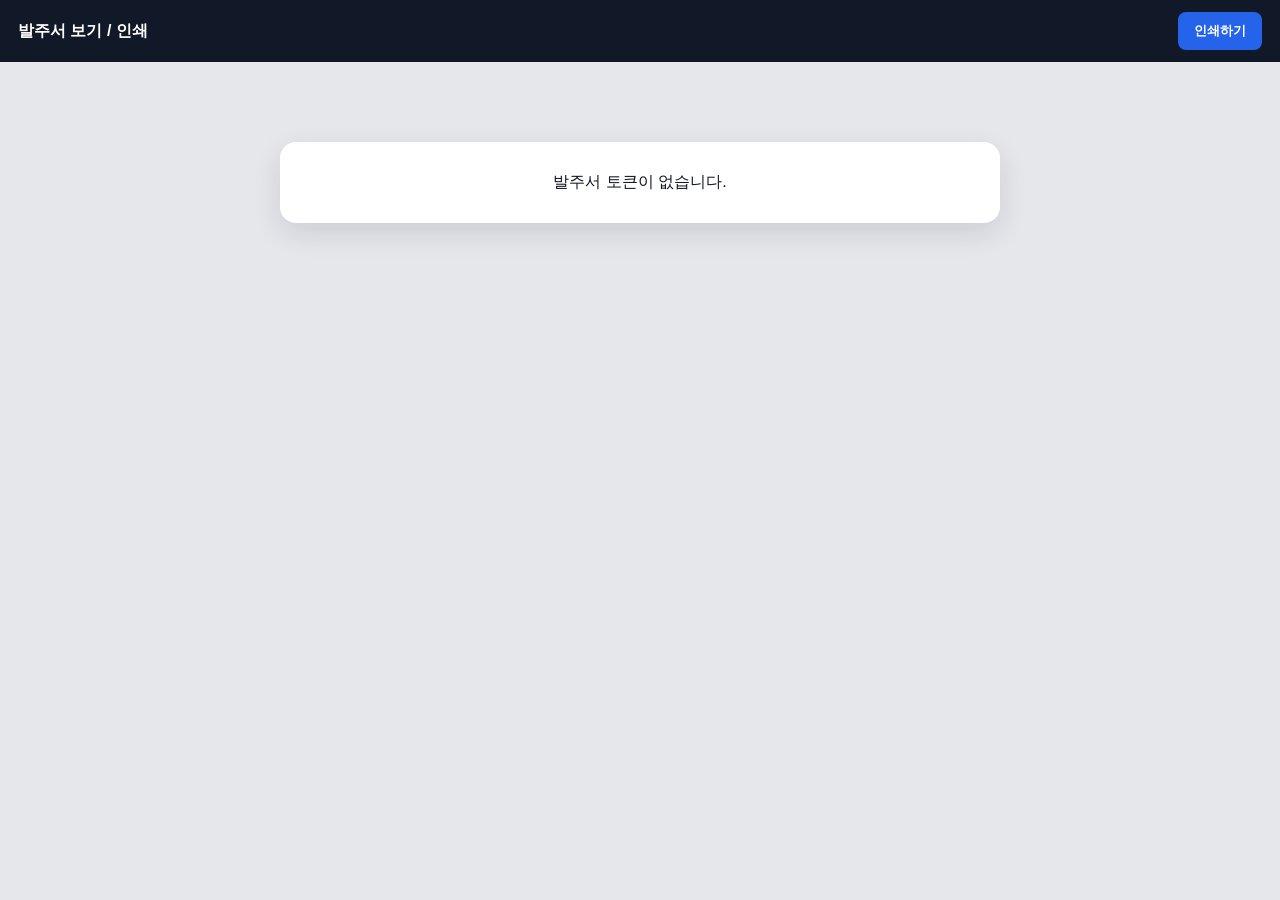
<file: po-view.html>
<!DOCTYPE html>
<html lang="ko">
<head>
  <meta charset="UTF-8">
  <meta name="viewport" content="width=device-width, initial-scale=1.0">
  <meta http-equiv="Cache-Control" content="no-cache, no-store, must-revalidate">
  <meta http-equiv="Pragma" content="no-cache">
  <meta http-equiv="Expires" content="0">
  <title>Purchase Order Viewer - Currency Fix v2</title>
  <style>
    * { box-sizing: border-box; }
    body { margin: 0; background: #e5e7eb; color: #111827; font-family: "Malgun Gothic", "Apple SD Gothic Neo", Arial, sans-serif; }
    .toolbar { position: sticky; top: 0; z-index: 10; background: #111827; color: #fff; padding: 12px 18px; display: flex; justify-content: space-between; gap: 12px; align-items: center; }
    .toolbar button { border: 0; background: #2563eb; color: #fff; padding: 10px 16px; border-radius: 8px; font-weight: 800; cursor: pointer; }
    .page { width: 210mm; min-height: 297mm; margin: 20px auto; background: #fff; padding: 12mm 12mm 11mm; box-shadow: 0 10px 28px rgba(15, 23, 42, .18); overflow: hidden; }
    table { border-collapse: collapse; width: 100%; }
    th, td { border: 1px solid #222; padding: 5px 6px; vertical-align: middle; }
    th { background: #f1f5f9; }
    .center { text-align: center; }
    .num { text-align: right; white-space: nowrap; }
    .logo { font-size: 34px; font-weight: 900; font-style: italic; letter-spacing: -2px; }
    .title-ko { font-size: 32px; font-weight: 900; letter-spacing: 18px; text-align: center; margin: 8px 0 12px; }
    .title-en { font-size: 28px; font-weight: 900; margin: 6px 0 18px; }
    .muted { color: #94a3b8; font-size: 12px; }
    .loading, .error { max-width: 720px; margin: 80px auto; background: #fff; padding: 30px; border-radius: 16px; text-align: center; box-shadow: 0 10px 28px rgba(15,23,42,.12); }
    .item-data { font-size: 16px; font-weight: 700; line-height: 1.12; }
    .seal-wrap { position:absolute; right:14px; top:54px; width:72px; height:72px; opacity:.72; pointer-events:none; z-index:2; }
    .seal-img { width:72px; height:72px; object-fit:contain; display:block; }

    @page { size: A4; margin: 0; }
    @media print {
      body { background: #fff; }
      .toolbar { display: none !important; }
      .page { margin: 0; box-shadow: none; width: 210mm; min-height: 297mm; padding: 12mm; }
      .no-print { display: none !important; }
    }
  </style>
</head>
<body>
  <div class="toolbar no-print">
    <div><b>발주서 보기 / 인쇄</b> <span id="poMeta" class="muted"></span></div>
    <button onclick="window.print()">인쇄하기</button>
  </div>
  <div id="app" class="loading">발주서를 불러오는 중입니다...</div>

  <script>
    const GET_PO_PUBLIC_URL = "https://uqdxgadpzajeioebijht.supabase.co/functions/v1/get-po-public";

    function esc(v) { return String(v ?? "").replaceAll("&","&amp;").replaceAll("<","&lt;").replaceAll(">","&gt;").replaceAll('"',"&quot;"); }
    function num(v) { return Number(v || 0).toLocaleString("ko-KR"); }
    function currencyCode(v){ const c=String(v||"KRW").toUpperCase(); return ["KRW","USD","EUR","JPY","CNY"].includes(c)?c:"KRW"; }
    function currencyAmount(currency, amount){ const c=currencyCode(currency); return c==="KRW" ? "₩ "+num(amount) : c+" "+num(amount); }
    function domesticAmountTitle(currency, amount){ const c=currencyCode(currency); return c==="KRW" ? moneyKo(amount)+" 원 정" : c+" "+num(amount); }
    function domesticAmounts(d){
      const data=d||{};
      const currency=currencyCode(data.currency||"KRW");
      const itemSubtotal=(Array.isArray(data.items)?data.items:[]).reduce((sum,item)=>{
        const amount=item&&item.amount!==undefined?Number(item.amount||0):Number(item&&item.qty||0)*Number(item&&item.price||0);
        return sum+amount;
      },0);
      const hasSubtotal=data.subtotal!==undefined&&data.subtotal!==null&&data.subtotal!=="";
      const subtotal=hasSubtotal?Number(data.subtotal||0):itemSubtotal;
      const vat=currency==="KRW"?Math.round(subtotal*0.1*100)/100:0;
      return {currency,subtotal,vat,total:subtotal+vat,vatLabel:currency==="KRW"?"VAT포함":"VAT 미적용"};
    }
    function dateKo(v){ const m=String(v||"").match(/^(\d{4})-(\d{2})-(\d{2})/); return m?`${m[1]}년 ${m[2]}월 ${m[3]}일`:esc(v); }
    function dateEn(v){ const months=["Jan","Feb","Mar","Apr","May","Jun","Jul","Aug","Sep","Oct","Nov","Dec"]; const m=String(v||"").match(/^(\d{4})-(\d{2})-(\d{2})/); return m?`${m[3]}-${months[Number(m[2])-1]}-${m[1]}`:esc(v); }
    function moneyKo(n){ n=Math.floor(Number(n||0)); if(!n)return"영"; const nums=["","일","이","삼","사","오","육","칠","팔","구"], pos=["","십","백","천"], units=["","만","억","조"]; function part(x){let out="",str=String(x).padStart(4,"0"); for(let i=0;i<4;i++){const d=Number(str[i]); if(!d)continue; const p=3-i; out+=(d===1&&p>0?"":nums[d])+pos[p];} return out;} const groups=[]; while(n>0){groups.push(n%10000); n=Math.floor(n/10000);} let out=""; for(let i=groups.length-1;i>=0;i--) if(groups[i]) out+=part(groups[i])+units[i]; return out; }

    function rowsDomestic(items) {
      const rows = [...(items || [])];
      while (rows.length < 11) rows.push({ no: rows.length + 1, name: "", spec: "", qty: "", price: "", amount: "" });
      return rows.map(i => `
        <tr>
          <td class="center" style="font-size:13px;">${i.name ? esc(i.no) : "&nbsp;"}</td>
          <td class="item-data">${esc(i.name || "")}</td>
          <td class="item-data">${esc(i.spec || "")}</td>
          <td class="center item-data">${i.name ? esc(i.qty) : ""}</td>
          <td class="num item-data">${i.name ? num(i.price) : ""}</td>
          <td class="num item-data">${i.name ? num(i.amount) : ""}</td>
        </tr>`).join("");
    }

    function rowsOverseas(items){ const rows=[...(items||[])]; while(rows.length<7) rows.push({no:rows.length+1,name:"",spec:"",qty:"",price:"",amount:""}); return rows.map(i=>`<tr><td class="center">${i.name?esc(i.no):"&nbsp;"}</td><td class="item-data">${esc(i.spec||"")}</td><td class="item-data">${esc(i.name||"")}</td><td class="center item-data">${i.name?"EA":""}</td><td class="num item-data">${i.name?num(i.price):""}</td><td class="center item-data">${i.name?esc(i.qty):""}</td><td class="num item-data">${i.name?num(i.amount):""}</td></tr>`).join(""); }

    function renderDomestic(d) {
      const amounts = domesticAmounts(d);
      const currency = amounts.currency;
      const supplierFax = d.supplier_fax || d.fax || "";
      const buyerFax = d.buyer_fax || "031-355-3129";
      const invoiceManager = d.invoice_manager || d.writer || "";
      const invoiceMobile = d.invoice_mobile || "";
      const invoiceTel = d.invoice_tel || d.buyer_tel || "";
      const invoiceEmail = d.invoice_email || d.buyer_email || "";
      const buyerNameLine = d.buyer_name || "쿠키혼 레이저 주식회사 / 전종욱";
      const logoHtml = '[data-uri]' ? `<img src="[data-uri]" alt="kooky logo" style="max-width:255px; width:78%; height:auto; display:block; margin:0 auto;">`
                                           : `<div class="logo">kooky</div>`;
      const stampHtml = `
        <div class="seal-wrap" aria-hidden="true">
          <img class="seal-img" src="[data-uri]" alt="회사 도장">
        </div>`;

      return `<div class="page" style="font-family:'Malgun Gothic','Apple SD Gothic Neo',Arial,sans-serif;color:#111;">
        <table style="border:0; margin:0 0 18px 0;">
          <tr>
            <td style="width:64%; border:0; text-align:center; vertical-align:middle; padding-top:6px;">
              <div style="font-size:34px; font-weight:900; letter-spacing:16px;">발 주 서</div>
            </td>
            <td style="width:36%; border:0; vertical-align:top;">
              <table style="width:100%; font-size:14px;">
                <tr>
                  <th rowspan="2" style="width:34px; padding:0; line-height:1.2;">결<br>재</th>
                  <th style="padding:8px 4px;">작성</th>
                  <th style="padding:8px 4px;">승인</th>
                  <th style="padding:8px 4px;">승인</th>
                </tr>
                <tr>
                  <td style="height:62px;"></td>
                  <td></td>
                  <td></td>
                </tr>
              </table>
            </td>
          </tr>
        </table>

        <table style="border:0; margin-bottom:8px;">
          <tr>
            <td style="width:45%; border:0; vertical-align:top; padding:0 10px 0 0;">
              <table style="font-size:14px;">
                <tr><th style="width:92px; padding:6px 4px;">발주번호</th><td style="padding:6px 8px;">${esc(d.po_no)}</td></tr>
                <tr><th style="padding:6px 4px;">수 신</th><td style="padding:6px 8px;">${esc(d.supplier_name)}</td></tr>
                <tr><th style="padding:6px 4px;">담당자</th><td style="padding:6px 8px;">${esc(d.supplier_manager)}</td></tr>
                <tr><th style="padding:6px 4px;">TEL</th><td style="padding:6px 8px;">${esc(d.supplier_tel)}</td></tr>
                <tr><th style="padding:6px 4px;">FAX</th><td style="padding:6px 8px;">${esc(supplierFax)}</td></tr>
              </table>
              <div style="text-align:center; font-size:16px; margin-top:8px;">납기일자 : ${dateKo(d.delivery_date)}</div>
            </td>

            <td style="width:55%; border:0; vertical-align:top; padding:0;">
              <div style="position:relative;">
                ${stampHtml}
                <table style="font-size:14px;">
                  <tr>
                    <td colspan="2" style="height:68px; text-align:center; padding:8px 8px 6px;">${logoHtml}</td>
                  </tr>
                  <tr><th style="width:112px; padding:6px 4px;">사업자번호</th><td style="padding:6px 8px;">${esc(d.buyer_biz)}</td></tr>
                  <tr><th style="padding:6px 4px;">회사명/대표</th><td style="padding:6px 8px;">${esc(buyerNameLine)}</td></tr>
                  <tr><th style="padding:6px 4px;">주 소</th><td style="padding:6px 8px;">${esc(d.buyer_addr)}</td></tr>
                  <tr><th style="padding:6px 4px;">담당/연락처</th><td style="padding:6px 8px;">${esc(d.writer)} / ${esc(d.buyer_tel)}${d.extension ? ' (' + esc(d.extension) + ')' : ''}</td></tr>
                  <tr><th style="padding:6px 4px;">e-mail</th><td style="padding:6px 8px;">${esc(d.buyer_email)}</td></tr>
                </table>
              </div>
            </td>
          </tr>
        </table>

        <table style="font-size:18px; font-weight:900; margin-bottom:6px;">
          <tr>
            <td style="border:2px solid #111; padding:5px 12px;">금 액 : ${domesticAmountTitle(currency, amounts.total)}</td>
            <td style="border:2px solid #111; padding:5px 12px; text-align:right;">( ${currencyAmount(currency, amounts.total)} ) / ${amounts.vatLabel}</td>
          </tr>
        </table>

        <table style="font-size:14px; margin-bottom:8px;">
          <thead>
            <tr>
              <th style="width:42px; font-size:16px; padding:6px 4px;">번호</th>
              <th style="width:240px; font-size:16px; padding:6px 4px;">품목</th>
              <th style="font-size:16px; padding:6px 4px;">규격</th>
              <th style="width:54px; font-size:16px; padding:6px 4px;">수량</th>
              <th style="width:96px; font-size:16px; padding:6px 4px;">단가 (${esc(currency)})</th>
              <th style="width:118px; font-size:16px; padding:6px 4px;">금액 (${esc(currency)})</th>
            </tr>
          </thead>
          <tbody>${rowsDomestic(d.items)}</tbody>
        </table>

        <table style="font-size:14px;">
          <tr>
            <th style="width:136px; padding:10px 6px;">납기장소</th>
            <td style="padding:10px 12px; line-height:1.45;">
              ${esc(d.delivery_place || d.buyer_name || '')} / ${esc(d.buyer_addr)}<br>
              입고담당자 : ${esc(d.delivery_contact || d.writer || '')}${d.delivery_contact_title ? ' ' + esc(d.delivery_contact_title) : ''} (수신인을 정확하게 표기하여 주세요.)
            </td>
          </tr>
          <tr>
            <th style="padding:10px 6px;">전자세금계산서</th>
            <td style="padding:10px 12px; line-height:1.42;">
              담당자 : ${esc(invoiceManager)}${invoiceMobile ? '<br>Mobile : ' + esc(invoiceMobile) : ''}<br>
              전 화 : ${esc(invoiceTel)} &nbsp;&nbsp;&nbsp;&nbsp; 팩 스 : ${esc(buyerFax)}<br>
              이메일 : ${esc(invoiceEmail)}
            </td>
          </tr>
          <tr>
            <th style="padding:10px 6px;">주의사항</th>
            <td style="padding:10px 12px; line-height:1.72;">
              ① 납기엄수 : 지정납기 내에 미 입고시 발주는 취소될 수 있습니다.<br>
              ② 하자발생 : 수입검사 및 생산 중 발견된 불량품은 즉시 반품조치 합니다.<br>
              * 재료결함으로 인한 불량 또는 손실발생시 공급자는 지체 없이 보상하여야 합니다.<br>
              ③ 품질우선 : 당사의 고객은 품질우선을 중요시합니다. 따라서 귀사의 제품안전 및 품질 이상이 발생하지 않도록 지속적으로 관리하여 주시기 바랍니다.
            </td>
          </tr>
        </table>
      </div>`;
    }


function renderOverseas(d){ return `<div class="page" style="font-family:Arial,sans-serif;">
      <table style="margin-bottom:16px;"><tr><td style="width:52%;border:0;vertical-align:top;"><div class="logo">kooky</div><div style="font-size:12px;line-height:1.25;"><b>Kooky Hon Laser. Ltd.</b><br>${esc(d.buyer_addr)}<br>Tel : ${esc(d.buyer_tel)}<br>Fax : +82 31 355 3129</div></td><td style="width:48%;border:0;vertical-align:top;"><div class="title-en">PURCHASE ORDER</div><table style="font-size:13px;"><tr><th style="text-align:left;">Date</th><td>${dateEn(d.po_date)}</td></tr><tr><th style="text-align:left;">Order No.</th><td>${esc(d.po_no)}</td></tr><tr><th style="text-align:left;">Kooky Contact</th><td>${esc(d.writer||"Venic")}</td></tr></table></td></tr></table>
      <table style="margin-bottom:14px;"><tr><td style="width:52%;border:0;vertical-align:top;"><div style="font-size:18px;font-weight:900;margin-bottom:8px;">VENDER</div><div style="font-size:13px;line-height:1.45;"><b><i>${esc(d.supplier_name)}</i></b><br>${esc(d.supplier_addr)}<br>${esc(d.supplier_tel)}<br>${esc(d.supplier_email)}</div></td><td style="width:48%;border:0;vertical-align:top;"><div style="font-size:18px;font-weight:900;margin-bottom:8px;">SHIP TO ADDRESS</div><div style="font-size:13px;line-height:1.35;"><b>${esc(d.writer||"Venic")}</b><br><b><i>${esc(d.buyer_name)}</i></b><br>${esc(d.buyer_addr)}<br>${esc(d.destination)}<br>${esc(d.buyer_tel)}<br>+82 31 355 3129</div></td></tr></table>
      <table style="font-size:13px;margin-bottom:12px;"><tr><th>RMA No.</th><th>SHIP VIA</th><th>PAYMENT TERMS</th></tr><tr><td class="center" style="height:34px;">&nbsp;</td><td class="center">${esc(d.incoterms)}</td><td class="center">${esc(d.payment_terms)}</td></tr></table>
      <table style="font-size:12px;margin-bottom:6px;"><thead><tr><th style="font-size:16px;">Line</th><th style="font-size:16px;">Part No.</th><th style="font-size:16px;">Description of Goods</th><th style="font-size:16px;">Unit</th><th style="font-size:16px;">Unit price</th><th style="font-size:16px;">Q'ty</th><th style="font-size:16px;">Total price</th></tr></thead><tbody>${rowsOverseas(d.items)}</tbody></table>
      <table style="width:200px;margin-left:auto;margin-bottom:18px;"><tr><th style="border:2px solid #222;">TOTAL</th><td class="num" style="border:2px solid #222;"><b>${num(d.total)} &nbsp; ${esc(d.currency)}</b></td></tr></table>
      <table style="font-size:13px;"><tr><td style="width:60%;border:0;vertical-align:top;line-height:1.35;"><div style="font-size:18px;font-weight:900;">DELIVERY DATE</div><div>${dateEn(d.delivery_date)}</div><div style="font-size:18px;font-weight:900;margin-top:12px;">BILL TO ADDRESS</div><div><b><i>${esc(d.buyer_name)}</i></b><br>ATTAN : ${esc(d.writer||"Venic")}<br>${esc(d.buyer_addr)}<br>Tel : ${esc(d.buyer_tel)}<br>Fax : +82 31 355 3129</div><div style="font-weight:900;margin-top:10px;">NOTES</div><div>${esc(d.note).replaceAll("\n","<br>")}</div></td><td style="width:40%;border:0;vertical-align:middle;text-align:center;"><div style="border-top:3px solid #111;width:210px;margin:0 auto 6px;"></div><div><b>${esc(d.writer||"Venic")}</b><br>Authorized by</div><div style="margin-top:24px;">${dateEn(d.po_date)}</div></td></tr></table>
    </div>`; }

    async function loadPO(){
      const params=new URLSearchParams(location.search);
      const token=params.get("token");
      const linkCurrency=params.get("currency") || params.get("po_currency") || params.get("cur");
      const linkType=params.get("po_type");
      const app=document.getElementById("app");
      if(!token){ app.className="error"; app.textContent="발주서 토큰이 없습니다."; return; }
      try{
        const res=await fetch(`${GET_PO_PUBLIC_URL}?token=${encodeURIComponent(token)}&_=${Date.now()}`, { cache: "no-store" });
        const data=await res.json();
        if(!res.ok || !data.ok) throw new Error(data.error || "발주서를 불러오지 못했습니다.");
        // get-po-public의 반환 구조가 버전별로 달라도 발주서 본문을 찾아 합칩니다.
        const wrapper=(data && data.po && typeof data.po==="object") ? data.po : {};
        const nested=(wrapper.po_data && typeof wrapper.po_data==="object") ? wrapper.po_data
          : ((data.po_data && typeof data.po_data==="object") ? data.po_data : {});
        const po=Object.assign({}, wrapper, nested);
        delete po.po_data;
        po.type=linkType || po.type || wrapper.po_type || data.type || data.po_type || "domestic";

        // 링크 통화를 최우선으로 적용하고, DB의 여러 저장 위치도 모두 확인합니다.
        po.currency=currencyCode(
          linkCurrency || po.currency || nested.currency || wrapper.currency
          || data.currency || data.po_currency
          || (po.type==="overseas" ? "USD" : "KRW")
        );
        if(po.type!=="overseas"){
          const amounts=domesticAmounts(po);
          po.subtotal=amounts.subtotal;
          po.vat=amounts.vat;
          po.total=amounts.total;
        }

        document.title=po.po_no || "Purchase Order";
        document.getElementById("poMeta").textContent=po.po_no ? " / " + po.po_no : "";
        app.className="";
        app.innerHTML=po.type==="overseas" ? renderOverseas(po) : renderDomestic(po);
      }catch(err){
        app.className="error";
        app.innerHTML=`<h2>발주서를 불러오지 못했습니다.</h2><p>${esc(err.message || err)}</p>`;
      }
    }
    loadPO();
  </script>
</body>
</html>
</file>
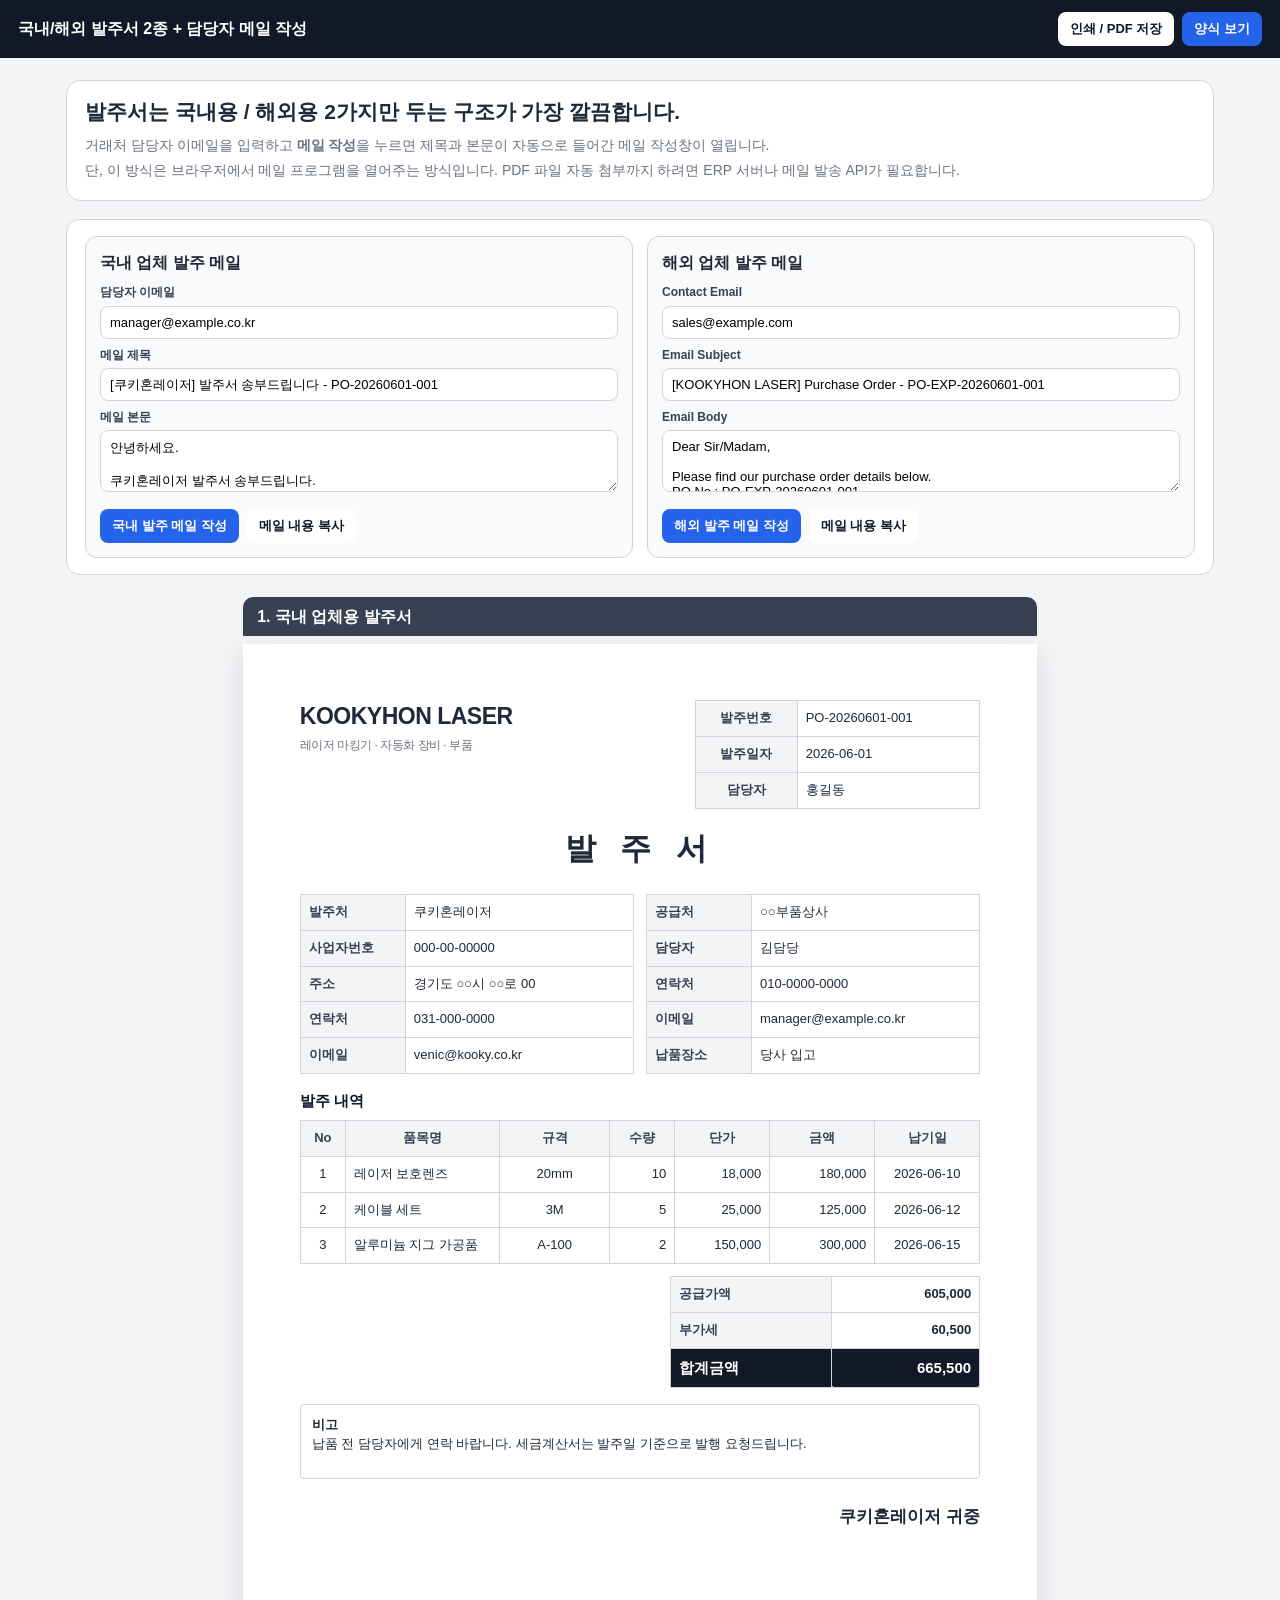
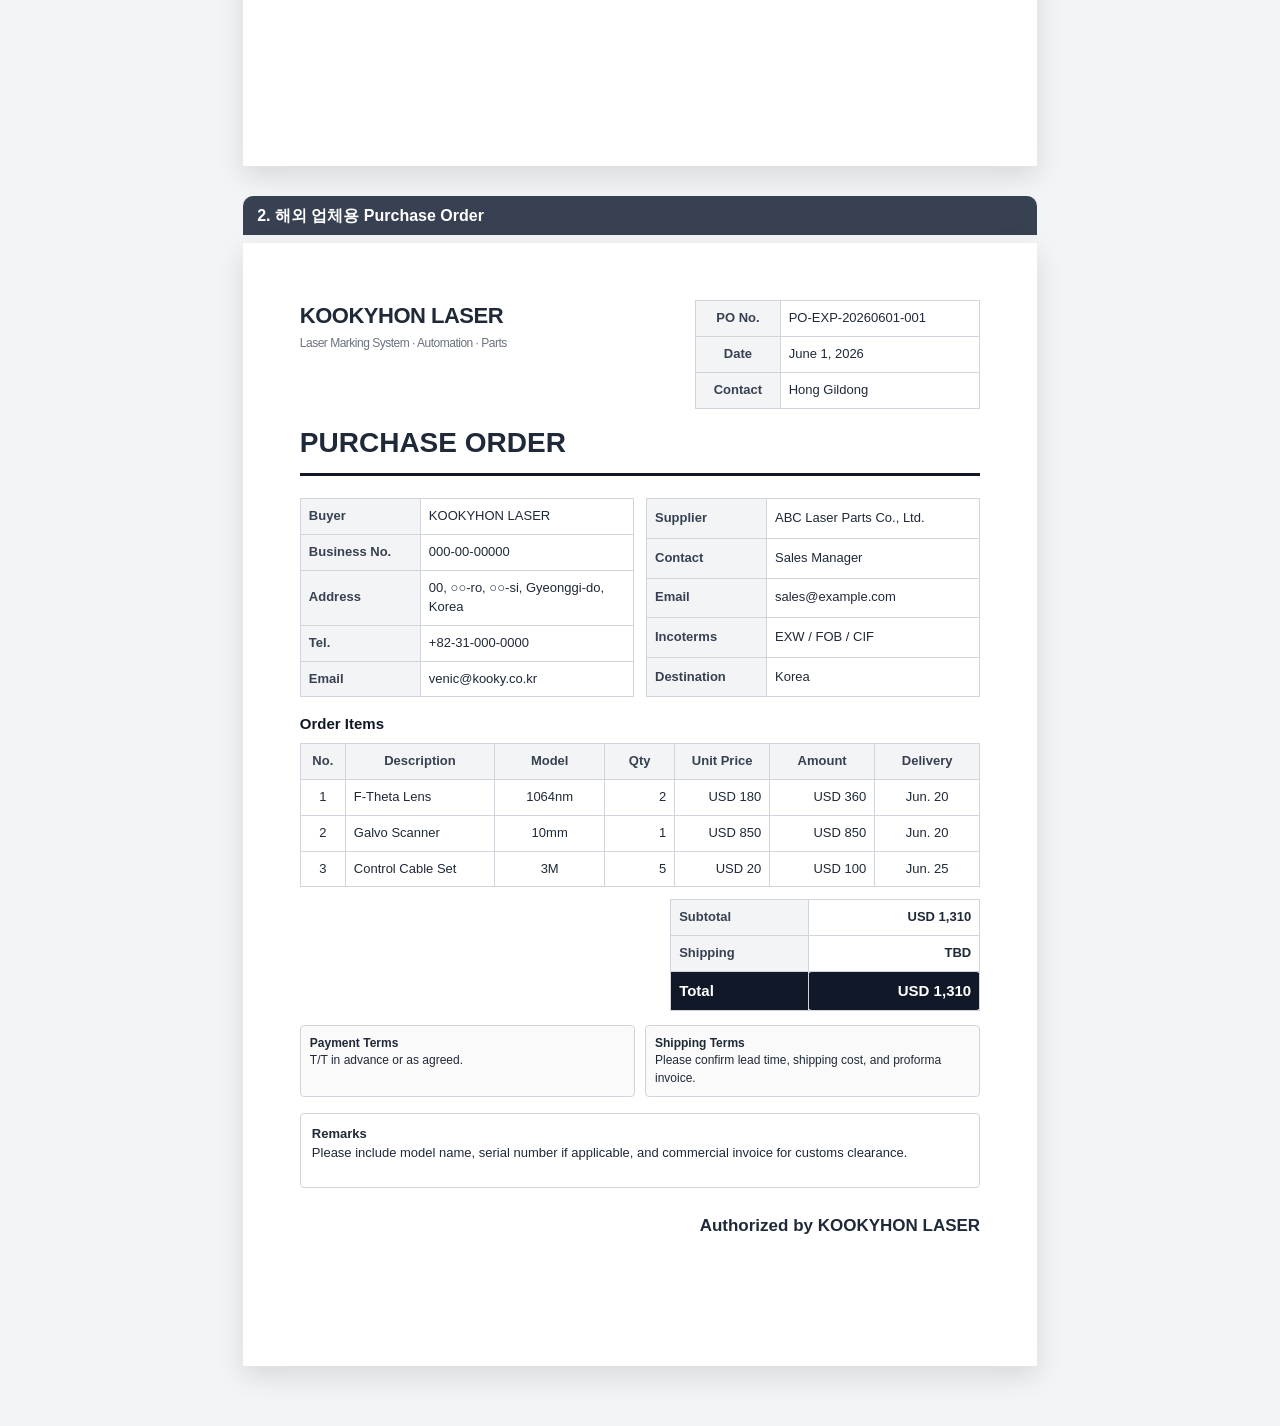
<file: purchase_order.html>
<!DOCTYPE html>
<html lang="ko">
<head>
  <meta charset="UTF-8" />
  <meta name="viewport" content="width=device-width, initial-scale=1.0" />
  <title>국내/해외 발주서 2종 + 메일 작성</title>
  <style>
    :root {
      --bg: #f3f4f6;
      --paper: #ffffff;
      --text: #1f2937;
      --muted: #6b7280;
      --line: #d1d5db;
      --head: #111827;
      --soft: #f9fafb;
      --accent: #2563eb;
    }

    * { box-sizing: border-box; }

    body {
      margin: 0;
      background: var(--bg);
      color: var(--text);
      font-family: "Malgun Gothic", "Apple SD Gothic Neo", Arial, sans-serif;
      line-height: 1.45;
    }

    .toolbar {
      position: sticky;
      top: 0;
      z-index: 20;
      background: #111827;
      color: white;
      padding: 12px 18px;
      display: flex;
      justify-content: space-between;
      align-items: center;
      gap: 12px;
      flex-wrap: wrap;
    }

    .toolbar strong { font-size: 16px; }

    .toolbar .btns {
      display: flex;
      gap: 8px;
      flex-wrap: wrap;
    }

    button, .button {
      border: 0;
      border-radius: 8px;
      padding: 8px 12px;
      font-weight: 700;
      cursor: pointer;
      background: white;
      color: #111827;
      text-decoration: none;
      display: inline-block;
      font-size: 13px;
    }

    button.primary {
      background: var(--accent);
      color: white;
    }

    .wrap {
      max-width: 1180px;
      margin: 22px auto 60px;
      padding: 0 16px;
    }

    .guide {
      background: white;
      border: 1px solid var(--line);
      border-radius: 14px;
      padding: 16px 18px;
      margin-bottom: 18px;
    }

    .guide h1 {
      margin: 0 0 8px;
      font-size: 21px;
    }

    .guide p {
      margin: 4px 0;
      color: var(--muted);
      font-size: 14px;
    }

    .control-panel {
      background: white;
      border: 1px solid var(--line);
      border-radius: 14px;
      padding: 16px 18px;
      margin-bottom: 22px;
      display: grid;
      grid-template-columns: 1fr 1fr;
      gap: 14px;
    }

    .control-box {
      border: 1px solid var(--line);
      border-radius: 12px;
      padding: 14px;
      background: var(--soft);
    }

    .control-box h2 {
      margin: 0 0 10px;
      font-size: 16px;
    }

    label {
      display: block;
      font-size: 12px;
      font-weight: 700;
      color: #374151;
      margin: 8px 0 4px;
    }

    input, textarea {
      width: 100%;
      border: 1px solid var(--line);
      border-radius: 8px;
      padding: 8px 9px;
      font-family: inherit;
      font-size: 13px;
      background: white;
    }

    textarea {
      min-height: 62px;
      resize: vertical;
    }

    .email-buttons {
      display: flex;
      gap: 8px;
      flex-wrap: wrap;
      margin-top: 10px;
    }

    .template-label {
      width: 210mm;
      margin: 0 auto 8px;
      background: #374151;
      color: white;
      padding: 8px 14px;
      font-weight: 800;
      border-radius: 10px 10px 0 0;
    }

    .paper {
      width: 210mm;
      min-height: 297mm;
      margin: 0 auto 30px;
      padding: 15mm;
      background: var(--paper);
      box-shadow: 0 10px 26px rgba(15, 23, 42, 0.12);
      page-break-after: always;
    }

    .top {
      display: flex;
      justify-content: space-between;
      gap: 18px;
      align-items: flex-start;
      margin-bottom: 14px;
    }

    .brand {
      font-weight: 900;
      font-size: 23px;
      letter-spacing: -0.5px;
    }

    .brand small {
      display: block;
      color: var(--muted);
      font-size: 12px;
      font-weight: 400;
      margin-top: 3px;
    }

    .title {
      text-align: center;
      font-size: 31px;
      font-weight: 900;
      letter-spacing: 8px;
      margin: 18px 0 22px;
    }

    .title.en {
      letter-spacing: 0;
      font-size: 28px;
      text-align: left;
      border-bottom: 3px solid #111827;
      padding-bottom: 10px;
      margin-top: 6px;
    }

    table {
      width: 100%;
      border-collapse: collapse;
    }

    .meta {
      width: 285px;
    }

    th, td {
      border: 1px solid var(--line);
      padding: 8px 8px;
      font-size: 13px;
      vertical-align: middle;
    }

    th {
      background: #f3f4f6;
      color: #374151;
      font-weight: 800;
      text-align: center;
    }

    .info th {
      width: 105px;
      text-align: left;
    }

    .section-title {
      margin: 16px 0 8px;
      font-weight: 900;
      font-size: 15px;
      color: #111827;
    }

    .items th {
      text-align: center;
    }

    .num {
      text-align: right;
      white-space: nowrap;
    }

    .center {
      text-align: center;
    }

    .sum {
      width: 310px;
      margin-left: auto;
      margin-top: 12px;
    }

    .sum th {
      text-align: left;
    }

    .sum td {
      text-align: right;
      font-weight: 800;
    }

    .sum .total th,
    .sum .total td {
      background: #111827;
      color: white;
      font-size: 15px;
    }

    .note {
      border: 1px solid var(--line);
      min-height: 75px;
      padding: 11px;
      margin-top: 16px;
      font-size: 13px;
    }

    .sign {
      margin-top: 26px;
      text-align: right;
      font-size: 17px;
      font-weight: 900;
    }

    .muted {
      color: var(--muted);
      font-size: 12px;
    }

    .two-col {
      display: grid;
      grid-template-columns: 1fr 1fr;
      gap: 12px;
    }

    .english .brand {
      font-size: 22px;
    }

    .english .info th {
      width: 120px;
    }

    .terms {
      display: grid;
      grid-template-columns: 1fr 1fr;
      gap: 10px;
      margin-top: 14px;
    }

    .terms div {
      border: 1px solid var(--line);
      padding: 9px;
      font-size: 12px;
      background: #fafafa;
    }

    [contenteditable="true"] {
      outline: 1px dashed transparent;
      border-radius: 4px;
    }

    [contenteditable="true"]:hover {
      outline-color: #93c5fd;
      background: #eff6ff;
    }

    @media (max-width: 900px) {
      .control-panel {
        grid-template-columns: 1fr;
      }
      .paper, .template-label {
        width: 100%;
      }
      .paper {
        padding: 18px;
        min-height: auto;
      }
    }

    @media print {
      body { background: white; }
      .toolbar, .guide, .control-panel, .template-label { display: none; }
      .wrap {
        max-width: none;
        margin: 0;
        padding: 0;
      }
      .paper {
        box-shadow: none;
        margin: 0;
        width: 210mm;
        min-height: 297mm;
        padding: 15mm;
      }
      [contenteditable="true"]:hover {
        outline-color: transparent;
        background: transparent;
      }
    }
  </style>
</head>
<body>
  <div class="toolbar">
    <strong>국내/해외 발주서 2종 + 담당자 메일 작성</strong>
    <div class="btns">
      <button onclick="window.print()">인쇄 / PDF 저장</button>
      <button class="primary" onclick="scrollToTemplates()">양식 보기</button>
    </div>
  </div>

  <div class="wrap">
    <div class="guide">
      <h1>발주서는 국내용 / 해외용 2가지만 두는 구조가 가장 깔끔합니다.</h1>
      <p>거래처 담당자 이메일을 입력하고 <b>메일 작성</b>을 누르면 제목과 본문이 자동으로 들어간 메일 작성창이 열립니다.</p>
      <p>단, 이 방식은 브라우저에서 메일 프로그램을 열어주는 방식입니다. PDF 파일 자동 첨부까지 하려면 ERP 서버나 메일 발송 API가 필요합니다.</p>
    </div>

    <div class="control-panel">
      <div class="control-box">
        <h2>국내 업체 발주 메일</h2>
        <label>담당자 이메일</label>
        <input id="domesticEmail" value="manager@example.co.kr" />
        <label>메일 제목</label>
        <input id="domesticSubject" value="[쿠키혼레이저] 발주서 송부드립니다 - PO-20260601-001" />
        <label>메일 본문</label>
        <textarea id="domesticBody">안녕하세요.

쿠키혼레이저 발주서 송부드립니다.
발주번호: PO-20260601-001
납기 요청일: 2026-06-10

확인 후 회신 부탁드립니다.

감사합니다.
쿠키혼레이저</textarea>
        <div class="email-buttons">
          <button class="primary" onclick="sendMail('domestic')">국내 발주 메일 작성</button>
          <button onclick="copyMailText('domestic')">메일 내용 복사</button>
        </div>
      </div>

      <div class="control-box">
        <h2>해외 업체 발주 메일</h2>
        <label>Contact Email</label>
        <input id="overseasEmail" value="sales@example.com" />
        <label>Email Subject</label>
        <input id="overseasSubject" value="[KOOKYHON LASER] Purchase Order - PO-EXP-20260601-001" />
        <label>Email Body</label>
        <textarea id="overseasBody">Dear Sir/Madam,

Please find our purchase order details below.
PO No.: PO-EXP-20260601-001
Requested delivery date: June 20, 2026

Please confirm availability, lead time, and proforma invoice.

Best regards,
KOOKYHON LASER</textarea>
        <div class="email-buttons">
          <button class="primary" onclick="sendMail('overseas')">해외 발주 메일 작성</button>
          <button onclick="copyMailText('overseas')">메일 내용 복사</button>
        </div>
      </div>
    </div>

    <div id="templates"></div>

    <div class="template-label">1. 국내 업체용 발주서</div>
    <section class="paper korean">
      <div class="top">
        <div class="brand" contenteditable="true">
          KOOKYHON LASER
          <small>레이저 마킹기 · 자동화 장비 · 부품</small>
        </div>
        <table class="meta">
          <tr><th>발주번호</th><td contenteditable="true">PO-20260601-001</td></tr>
          <tr><th>발주일자</th><td contenteditable="true">2026-06-01</td></tr>
          <tr><th>담당자</th><td contenteditable="true">홍길동</td></tr>
        </table>
      </div>

      <div class="title">발 주 서</div>

      <div class="two-col">
        <table class="info">
          <tr><th>발주처</th><td contenteditable="true">쿠키혼레이저</td></tr>
          <tr><th>사업자번호</th><td contenteditable="true">000-00-00000</td></tr>
          <tr><th>주소</th><td contenteditable="true">경기도 ○○시 ○○로 00</td></tr>
          <tr><th>연락처</th><td contenteditable="true">031-000-0000</td></tr>
          <tr><th>이메일</th><td contenteditable="true">venic@kooky.co.kr</td></tr>
        </table>
        <table class="info">
          <tr><th>공급처</th><td contenteditable="true">○○부품상사</td></tr>
          <tr><th>담당자</th><td contenteditable="true">김담당</td></tr>
          <tr><th>연락처</th><td contenteditable="true">010-0000-0000</td></tr>
          <tr><th>이메일</th><td contenteditable="true">manager@example.co.kr</td></tr>
          <tr><th>납품장소</th><td contenteditable="true">당사 입고</td></tr>
        </table>
      </div>

      <div class="section-title">발주 내역</div>
      <table class="items">
        <thead>
          <tr>
            <th style="width:45px;">No</th>
            <th>품목명</th>
            <th style="width:110px;">규격</th>
            <th style="width:65px;">수량</th>
            <th style="width:95px;">단가</th>
            <th style="width:105px;">금액</th>
            <th style="width:105px;">납기일</th>
          </tr>
        </thead>
        <tbody>
          <tr><td class="center">1</td><td contenteditable="true">레이저 보호렌즈</td><td class="center" contenteditable="true">20mm</td><td class="num" contenteditable="true">10</td><td class="num" contenteditable="true">18,000</td><td class="num" contenteditable="true">180,000</td><td class="center" contenteditable="true">2026-06-10</td></tr>
          <tr><td class="center">2</td><td contenteditable="true">케이블 세트</td><td class="center" contenteditable="true">3M</td><td class="num" contenteditable="true">5</td><td class="num" contenteditable="true">25,000</td><td class="num" contenteditable="true">125,000</td><td class="center" contenteditable="true">2026-06-12</td></tr>
          <tr><td class="center">3</td><td contenteditable="true">알루미늄 지그 가공품</td><td class="center" contenteditable="true">A-100</td><td class="num" contenteditable="true">2</td><td class="num" contenteditable="true">150,000</td><td class="num" contenteditable="true">300,000</td><td class="center" contenteditable="true">2026-06-15</td></tr>
        </tbody>
      </table>

      <table class="sum">
        <tr><th>공급가액</th><td contenteditable="true">605,000</td></tr>
        <tr><th>부가세</th><td contenteditable="true">60,500</td></tr>
        <tr class="total"><th>합계금액</th><td contenteditable="true">665,500</td></tr>
      </table>

      <div class="note" contenteditable="true">
        <b>비고</b><br />
        납품 전 담당자에게 연락 바랍니다. 세금계산서는 발주일 기준으로 발행 요청드립니다.
      </div>

      <div class="sign" contenteditable="true">쿠키혼레이저 귀중</div>
    </section>

    <div class="template-label">2. 해외 업체용 Purchase Order</div>
    <section class="paper english">
      <div class="top">
        <div class="brand" contenteditable="true">
          KOOKYHON LASER
          <small>Laser Marking System · Automation · Parts</small>
        </div>
        <table class="meta">
          <tr><th>PO No.</th><td contenteditable="true">PO-EXP-20260601-001</td></tr>
          <tr><th>Date</th><td contenteditable="true">June 1, 2026</td></tr>
          <tr><th>Contact</th><td contenteditable="true">Hong Gildong</td></tr>
        </table>
      </div>

      <div class="title en">PURCHASE ORDER</div>

      <div class="two-col">
        <table class="info">
          <tr><th>Buyer</th><td contenteditable="true">KOOKYHON LASER</td></tr>
          <tr><th>Business No.</th><td contenteditable="true">000-00-00000</td></tr>
          <tr><th>Address</th><td contenteditable="true">00, ○○-ro, ○○-si, Gyeonggi-do, Korea</td></tr>
          <tr><th>Tel.</th><td contenteditable="true">+82-31-000-0000</td></tr>
          <tr><th>Email</th><td contenteditable="true">venic@kooky.co.kr</td></tr>
        </table>
        <table class="info">
          <tr><th>Supplier</th><td contenteditable="true">ABC Laser Parts Co., Ltd.</td></tr>
          <tr><th>Contact</th><td contenteditable="true">Sales Manager</td></tr>
          <tr><th>Email</th><td contenteditable="true">sales@example.com</td></tr>
          <tr><th>Incoterms</th><td contenteditable="true">EXW / FOB / CIF</td></tr>
          <tr><th>Destination</th><td contenteditable="true">Korea</td></tr>
        </table>
      </div>

      <div class="section-title">Order Items</div>
      <table class="items">
        <thead>
          <tr>
            <th style="width:45px;">No.</th>
            <th>Description</th>
            <th style="width:110px;">Model</th>
            <th style="width:70px;">Qty</th>
            <th style="width:95px;">Unit Price</th>
            <th style="width:105px;">Amount</th>
            <th style="width:105px;">Delivery</th>
          </tr>
        </thead>
        <tbody>
          <tr><td class="center">1</td><td contenteditable="true">F-Theta Lens</td><td class="center" contenteditable="true">1064nm</td><td class="num" contenteditable="true">2</td><td class="num" contenteditable="true">USD 180</td><td class="num" contenteditable="true">USD 360</td><td class="center" contenteditable="true">Jun. 20</td></tr>
          <tr><td class="center">2</td><td contenteditable="true">Galvo Scanner</td><td class="center" contenteditable="true">10mm</td><td class="num" contenteditable="true">1</td><td class="num" contenteditable="true">USD 850</td><td class="num" contenteditable="true">USD 850</td><td class="center" contenteditable="true">Jun. 20</td></tr>
          <tr><td class="center">3</td><td contenteditable="true">Control Cable Set</td><td class="center" contenteditable="true">3M</td><td class="num" contenteditable="true">5</td><td class="num" contenteditable="true">USD 20</td><td class="num" contenteditable="true">USD 100</td><td class="center" contenteditable="true">Jun. 25</td></tr>
        </tbody>
      </table>

      <table class="sum">
        <tr><th>Subtotal</th><td contenteditable="true">USD 1,310</td></tr>
        <tr><th>Shipping</th><td contenteditable="true">TBD</td></tr>
        <tr class="total"><th>Total</th><td contenteditable="true">USD 1,310</td></tr>
      </table>

      <div class="terms">
        <div contenteditable="true"><b>Payment Terms</b><br />T/T in advance or as agreed.</div>
        <div contenteditable="true"><b>Shipping Terms</b><br />Please confirm lead time, shipping cost, and proforma invoice.</div>
      </div>

      <div class="note" contenteditable="true">
        <b>Remarks</b><br />
        Please include model name, serial number if applicable, and commercial invoice for customs clearance.
      </div>

      <div class="sign" contenteditable="true">Authorized by KOOKYHON LASER</div>
    </section>
  </div>

  <script>
    function scrollToTemplates() {
      document.getElementById("templates").scrollIntoView({ behavior: "smooth" });
    }

    function sendMail(type) {
      const prefix = type === "domestic" ? "domestic" : "overseas";
      const to = document.getElementById(prefix + "Email").value.trim();
      const subject = document.getElementById(prefix + "Subject").value.trim();
      const body = document.getElementById(prefix + "Body").value.trim();

      if (!to) {
        alert("담당자 이메일을 입력해 주세요.");
        return;
      }

      const mailto = "mailto:" + encodeURIComponent(to)
        + "?subject=" + encodeURIComponent(subject)
        + "&body=" + encodeURIComponent(body);

      window.location.href = mailto;
    }

    async function copyMailText(type) {
      const prefix = type === "domestic" ? "domestic" : "overseas";
      const subject = document.getElementById(prefix + "Subject").value.trim();
      const body = document.getElementById(prefix + "Body").value.trim();
      const text = "제목: " + subject + "\\n\\n" + body;

      try {
        await navigator.clipboard.writeText(text);
        alert("메일 제목과 본문을 복사했습니다.");
      } catch (e) {
        alert("복사가 안 되면 본문을 직접 드래그해서 복사해 주세요.");
      }
    }
  </script>
</body>
</html>
</file>
